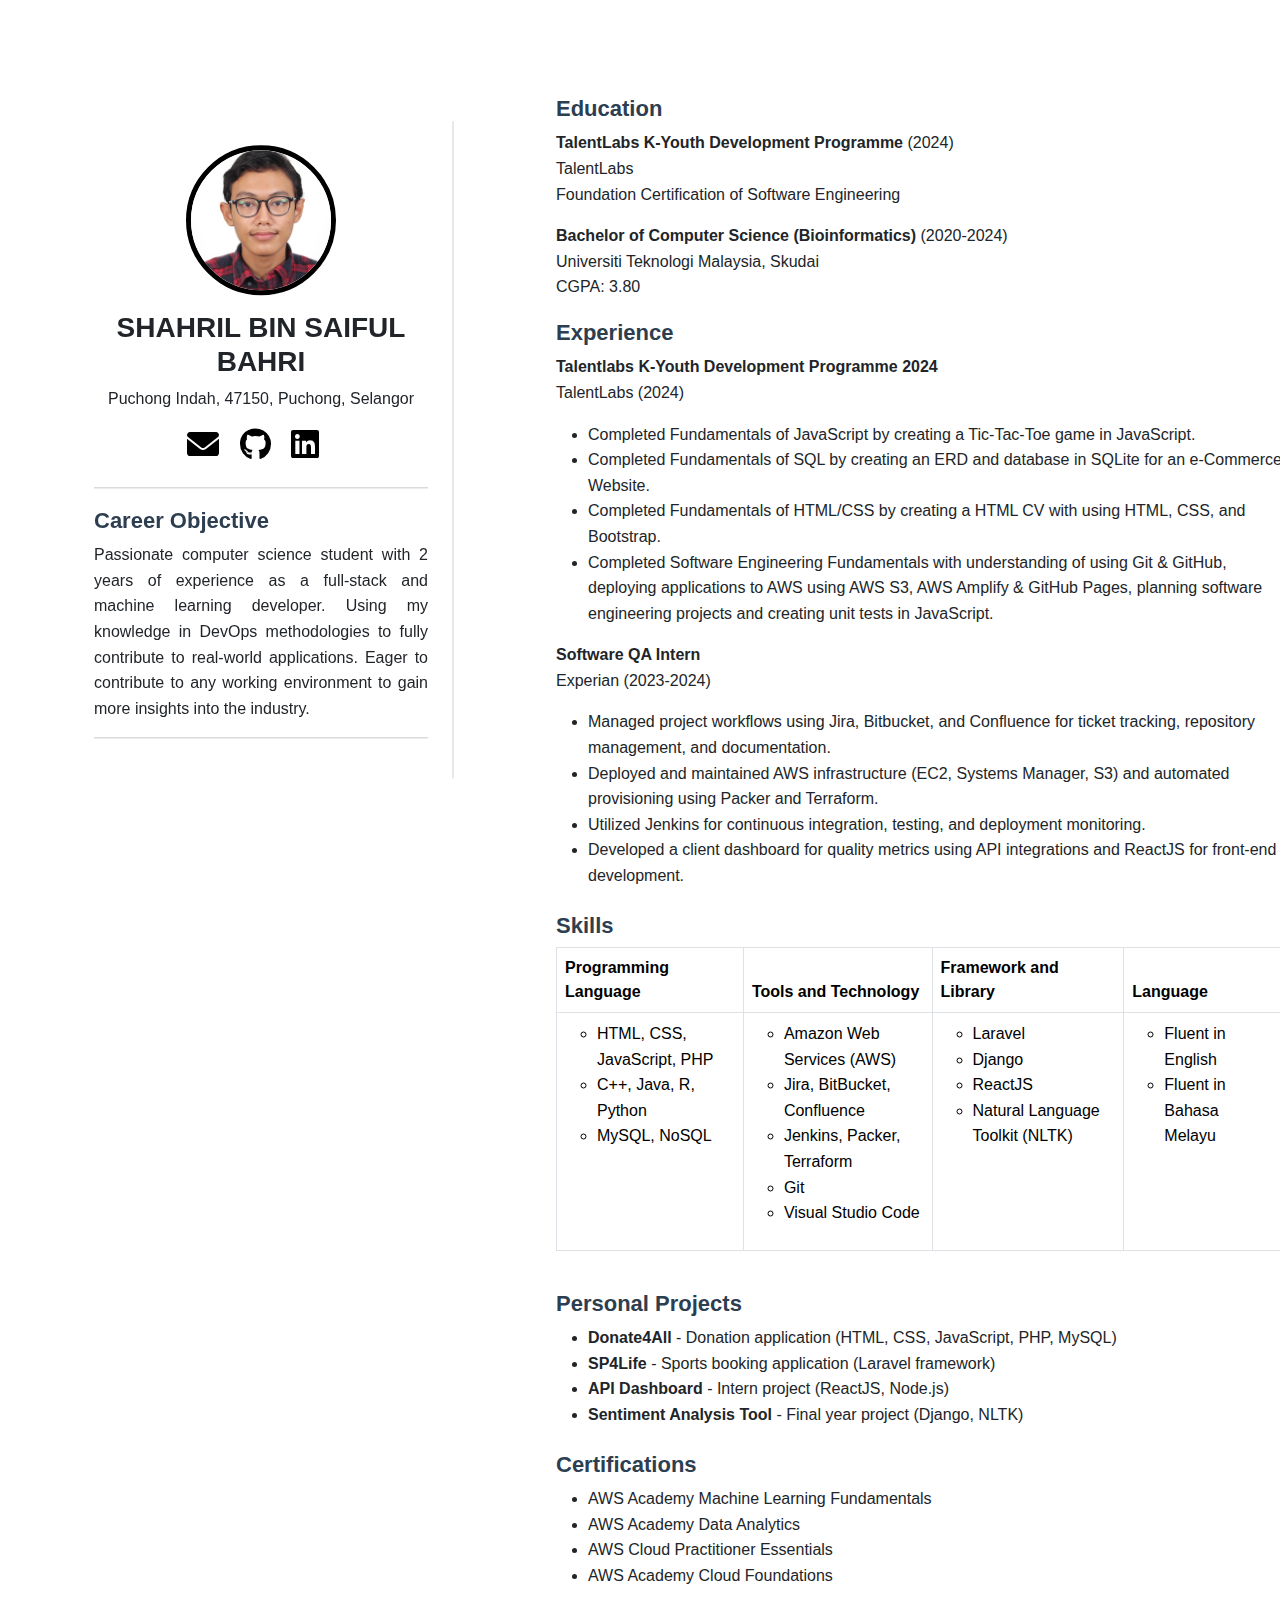
<file: index.html>
<!DOCTYPE html>
<html lang="en">
  <head>
    <meta charset="UTF-8" />
    <meta name="viewport" content="width=device-width, initial-scale=1.0" />
    <meta http-equiv="X-UA-Compatible" content="ie=edge" />
    <title>Resume - Shahril Bin Saiful Bahri</title>
    <link
      href="https://cdn.jsdelivr.net/npm/bootstrap@5.3.0-alpha1/dist/css/bootstrap.min.css"
      rel="stylesheet"
    />
    <link
      rel="stylesheet"
      href="https://cdnjs.cloudflare.com/ajax/libs/font-awesome/6.0.0-beta3/css/all.min.css"
    />
    <link rel="stylesheet" href="style.css" />
  </head>
  <body>
    <div class="container my-5">
      <div class="row">
        <!-- First column -->
        <div class="col-md-4 p-4 left-column">
          <div class="text-center mb-4">
            <img
              id="pic"
              src="img/shahril picture.jpg"
              alt="Profile Image"
              class="img-fluid rounded-circle mb-3"
              style="width: 150px; height: 150px; object-fit: cover"
            />
            <h2>SHAHRIL BIN SAIFUL BAHRI</h2>
            <p>Puchong Indah, 47150, Puchong, Selangor</p>
            <div class="contact-icons">
              <a
                href="mailto:shahril5822@gmail.com"
                target="_blank"
                class="me-3"
              >
                <i class="fas fa-envelope fa-2x"></i>
              </a>
              <a
                href="https://github.com/shahril2011"
                target="_blank"
                class="me-3"
              >
                <i class="fab fa-github fa-2x"></i>
              </a>
              <a
                href="https://www.linkedin.com/in/shahril-saiful-86774b200/"
                target="_blank"
                class="me-3"
              >
                <i class="fab fa-linkedin fa-2x"></i>
              </a>
            </div>
          </div>
          <hr />
          <div>
            <h3>Career Objective</h3>
            <p style="text-align: justify">
              Passionate computer science student with 2 years of experience as
              a full-stack and machine learning developer. Using my knowledge in
              DevOps methodologies to fully contribute to real-world
              applications. Eager to contribute to any working environment to
              gain more insights into the industry.
            </p>
          </div>
          <hr />
        </div>
        <!-- Second column -->
        <div class="col-md-8 p-4 right-column">
          <div class="container mt-4">
            <h3>Education</h3>
            <p>
              <strong>TalentLabs K-Youth Development Programme</strong
              ><span> (2024)</span><br />TalentLabs<br />
              Foundation Certification of Software Engineering
            </p>
            <p>
              <strong>Bachelor of Computer Science (Bioinformatics)</strong
              ><span> (2020-2024)</span><br />Universiti Teknologi Malaysia,
              Skudai<br />CGPA: 3.80
            </p>

            <h3>Experience</h3>
            <div>
              <p>
                <strong>Talentlabs K-Youth Development Programme 2024</strong
                ><br />TalentLabs (2024)
              </p>
              <ul>
                <li>
                  Completed Fundamentals of JavaScript by creating a Tic-Tac-Toe
                  game in JavaScript.
                </li>
                <li>
                  Completed Fundamentals of SQL by creating an ERD and database
                  in SQLite for an e-Commerce Website.
                </li>
                <li>
                  Completed Fundamentals of HTML/CSS by creating a HTML CV with
                  using HTML, CSS, and Bootstrap.
                </li>
                <li>
                  Completed Software Engineering Fundamentals with understanding
                  of using Git & GitHub, deploying applications to AWS using AWS
                  S3, AWS Amplify & GitHub Pages, planning software engineering
                  projects and creating unit tests in JavaScript.
                </li>
              </ul>
            </div>
            <div>
              <p>
                <strong>Software QA Intern</strong><br />Experian (2023-2024)
              </p>
              <ul>
                <li>
                  Managed project workflows using Jira, Bitbucket, and
                  Confluence for ticket tracking, repository management, and
                  documentation.
                </li>
                <li>
                  Deployed and maintained AWS infrastructure (EC2, Systems
                  Manager, S3) and automated provisioning using Packer and
                  Terraform.
                </li>
                <li>
                  Utilized Jenkins for continuous integration, testing, and
                  deployment monitoring.
                </li>
                <li>
                  Developed a client dashboard for quality metrics using API
                  integrations and ReactJS for front-end development.
                </li>
              </ul>
            </div>
          </div>

          <div class="container mt-4">
            <h3>Skills</h3>
            <div class="table-responsive">
              <table class="table table-bordered">
                <thead class="thead-dark">
                  <tr>
                    <th>Programming Language</th>
                    <th>Tools and Technology</th>
                    <th>Framework and Library</th>
                    <th>Language</th>
                  </tr>
                </thead>
                <tbody>
                  <tr>
                    <td>
                      <ul>
                        <li>HTML, CSS, JavaScript, PHP</li>
                        <li>C++, Java, R, Python</li>
                        <li>MySQL, NoSQL</li>
                      </ul>
                    </td>
                    <td>
                      <ul>
                        <li>Amazon Web Services (AWS)</li>
                        <li>Jira, BitBucket, Confluence</li>
                        <li>Jenkins, Packer, Terraform</li>
                        <li>Git</li>
                        <li>Visual Studio Code</li>
                      </ul>
                    </td>
                    <td>
                      <ul>
                        <li>Laravel</li>
                        <li>Django</li>
                        <li>ReactJS</li>
                        <li>Natural Language Toolkit (NLTK)</li>
                      </ul>
                    </td>
                    <td>
                      <ul>
                        <li>Fluent in English</li>
                        <li>Fluent in Bahasa Melayu</li>
                      </ul>
                    </td>
                  </tr>
                </tbody>
              </table>
            </div>
          </div>

          <div class="container mt-4">
            <h3>Personal Projects</h3>
            <ul>
              <li>
                <strong>Donate4All</strong> - Donation application (HTML, CSS,
                JavaScript, PHP, MySQL)
              </li>
              <li>
                <strong>SP4Life</strong> - Sports booking application (Laravel
                framework)
              </li>
              <li>
                <strong>API Dashboard</strong> - Intern project (ReactJS,
                Node.js)
              </li>
              <li>
                <strong>Sentiment Analysis Tool</strong> - Final year project
                (Django, NLTK)
              </li>
            </ul>
          </div>

          <div class="container mt-4">
            <h3>Certifications</h3>
            <ul>
              <li>AWS Academy Machine Learning Fundamentals</li>
              <li>AWS Academy Data Analytics</li>
              <li>AWS Cloud Practitioner Essentials</li>
              <li>AWS Academy Cloud Foundations</li>
            </ul>
          </div>
        </div>
      </div>
    </div>
  </body>
</html>
</file>
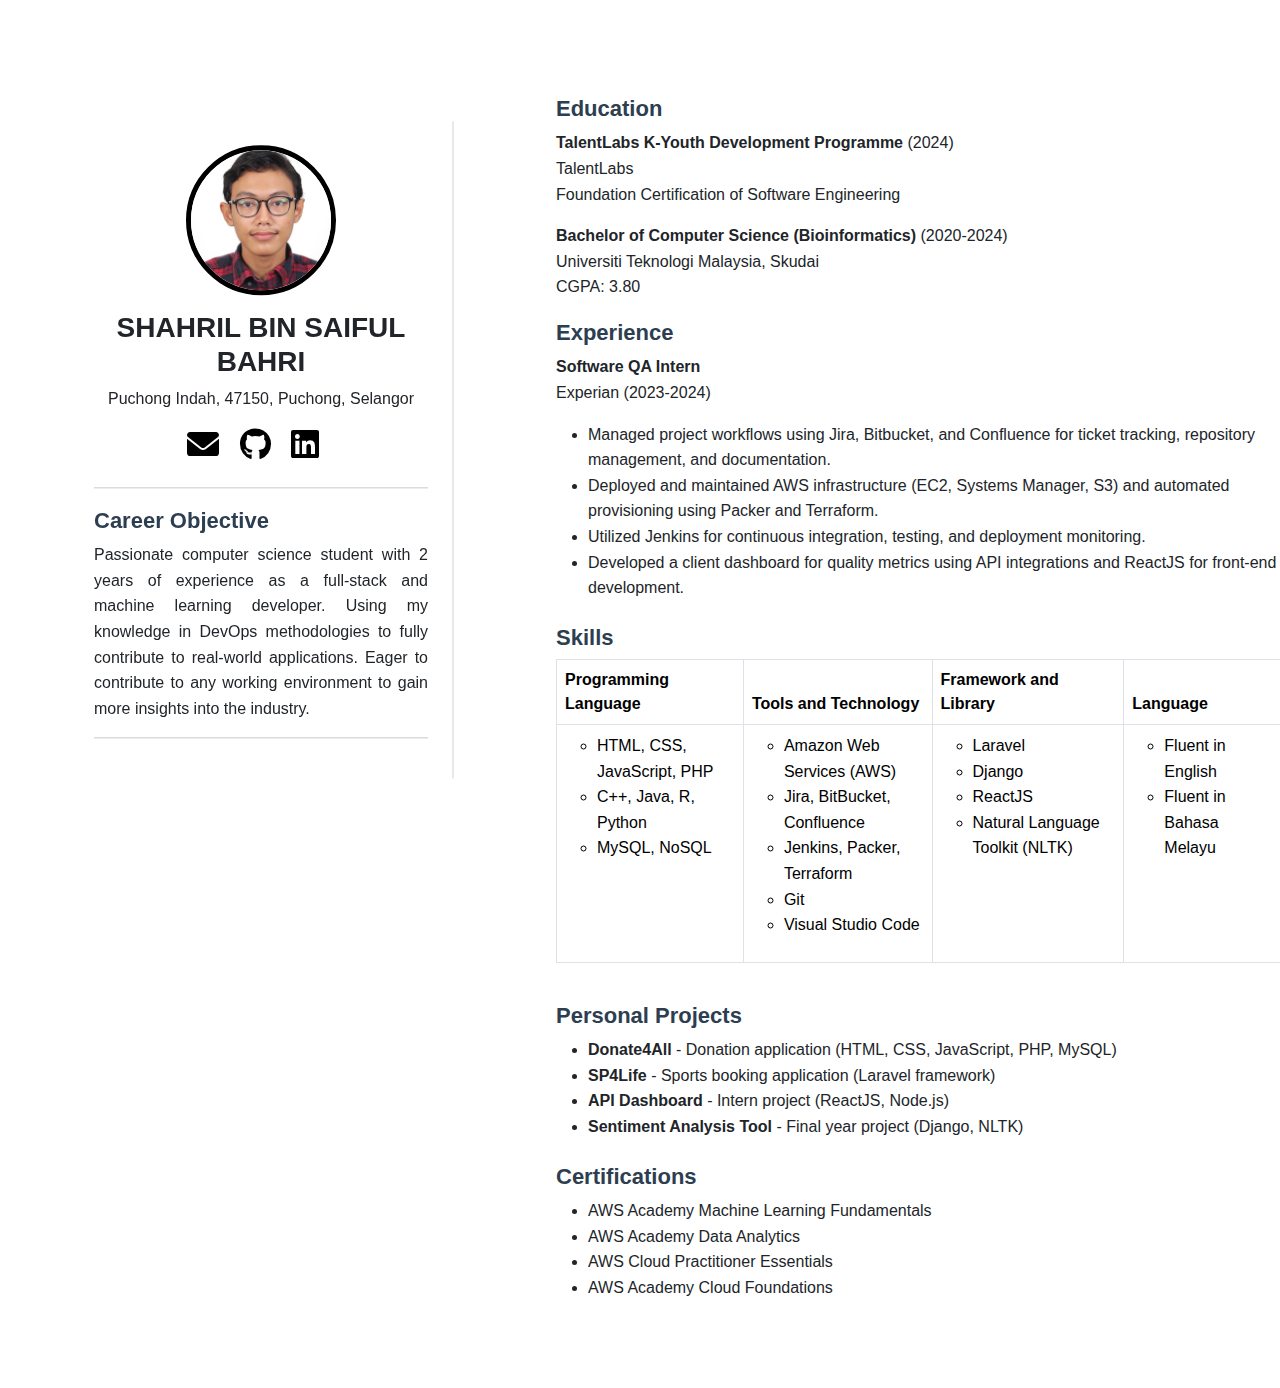
<file: resume.html>
<!DOCTYPE html>
<html lang="en">
  <head>
    <meta charset="UTF-8" />
    <meta name="viewport" content="width=device-width, initial-scale=1.0" />
    <meta http-equiv="X-UA-Compatible" content="ie=edge" />
    <title>Resume - Shahril Bin Saiful Bahri</title>
    <link
      href="https://cdn.jsdelivr.net/npm/bootstrap@5.3.0-alpha1/dist/css/bootstrap.min.css"
      rel="stylesheet"
    />
    <link
      rel="stylesheet"
      href="https://cdnjs.cloudflare.com/ajax/libs/font-awesome/6.0.0-beta3/css/all.min.css"
    />
    <link rel="stylesheet" href="style.css" />
  </head>
  <body>
    <div class="container my-5">
      <div class="row">
        <!-- First column -->
        <div class="col-md-4 p-4 left-column">
          <div class="text-center mb-4">
            <img
              id="pic"
              src="img/shahril picture.jpg"
              alt="Profile Image"
              class="img-fluid rounded-circle mb-3"
              style="width: 150px; height: 150px; object-fit: cover"
            />
            <h2>SHAHRIL BIN SAIFUL BAHRI</h2>
            <p>Puchong Indah, 47150, Puchong, Selangor</p>
            <div class="contact-icons">
              <a
                href="mailto:shahril5822@gmail.com"
                target="_blank"
                class="me-3"
              >
                <i class="fas fa-envelope fa-2x"></i>
              </a>
              <a
                href="https://github.com/shahril2011"
                target="_blank"
                class="me-3"
              >
                <i class="fab fa-github fa-2x"></i>
              </a>
              <a
                href="https://www.linkedin.com/in/shahril-saiful-86774b200/"
                target="_blank"
                class="me-3"
              >
                <i class="fab fa-linkedin fa-2x"></i>
              </a>
            </div>
          </div>
          <hr />
          <div>
            <h3>Career Objective</h3>
            <p style="text-align: justify">
              Passionate computer science student with 2 years of experience as
              a full-stack and machine learning developer. Using my knowledge in
              DevOps methodologies to fully contribute to real-world
              applications. Eager to contribute to any working environment to
              gain more insights into the industry.
            </p>
          </div>
          <hr />
        </div>
        <!-- Second column -->
        <div class="col-md-8 p-4 right-column">
          <div class="container mt-4">
            <h3>Education</h3>
            <p>
              <strong>TalentLabs K-Youth Development Programme</strong
              ><span> (2024)</span><br />TalentLabs<br />
              Foundation Certification of Software Engineering
            </p>
            <p>
              <strong>Bachelor of Computer Science (Bioinformatics)</strong
              ><span> (2020-2024)</span><br />Universiti Teknologi Malaysia,
              Skudai<br />CGPA: 3.80
            </p>

            <h3>Experience</h3>
            <p><strong>Software QA Intern</strong><br />Experian (2023-2024)</p>
            <ul>
              <li>
                Managed project workflows using Jira, Bitbucket, and Confluence
                for ticket tracking, repository management, and documentation.
              </li>
              <li>
                Deployed and maintained AWS infrastructure (EC2, Systems
                Manager, S3) and automated provisioning using Packer and
                Terraform.
              </li>
              <li>
                Utilized Jenkins for continuous integration, testing, and
                deployment monitoring.
              </li>
              <li>
                Developed a client dashboard for quality metrics using API
                integrations and ReactJS for front-end development.
              </li>
            </ul>
          </div>

          <div class="container mt-4">
            <h3>Skills</h3>
            <div class="table-responsive">
              <table class="table table-bordered">
                <thead class="thead-dark">
                  <tr>
                    <th>Programming Language</th>
                    <th>Tools and Technology</th>
                    <th>Framework and Library</th>
                    <th>Language</th>
                  </tr>
                </thead>
                <tbody>
                  <tr>
                    <td>
                      <ul>
                        <li>HTML, CSS, JavaScript, PHP</li>
                        <li>C++, Java, R, Python</li>
                        <li>MySQL, NoSQL</li>
                      </ul>
                    </td>
                    <td>
                      <ul>
                        <li>Amazon Web Services (AWS)</li>
                        <li>Jira, BitBucket, Confluence</li>
                        <li>Jenkins, Packer, Terraform</li>
                        <li>Git</li>
                        <li>Visual Studio Code</li>
                      </ul>
                    </td>
                    <td>
                      <ul>
                        <li>Laravel</li>
                        <li>Django</li>
                        <li>ReactJS</li>
                        <li>Natural Language Toolkit (NLTK)</li>
                      </ul>
                    </td>
                    <td>
                      <ul>
                        <li>Fluent in English</li>
                        <li>Fluent in Bahasa Melayu</li>
                      </ul>
                    </td>
                  </tr>
                </tbody>
              </table>
            </div>
          </div>

          <div class="container mt-4">
            <h3>Personal Projects</h3>
            <ul>
                <li><strong>Donate4All</strong> - Donation application (HTML, CSS, JavaScript, PHP, MySQL)</li>
                <li><strong>SP4Life</strong> - Sports booking application (Laravel framework)</li>
                <li><strong>API Dashboard</strong> - Intern project (ReactJS, Node.js)</li>
                <li><strong>Sentiment Analysis Tool</strong> - Final year project (Django, NLTK)</li>
            </ul>
          </div>

          <div class="container mt-4">
            <h3>Certifications</h3>
            <ul>
              <li>AWS Academy Machine Learning Fundamentals</li>
              <li>AWS Academy Data Analytics</li>
              <li>AWS Cloud Practitioner Essentials</li>
              <li>AWS Academy Cloud Foundations</li>
            </ul>
          </div>
        </div>
      </div>
    </div>
  </body>
</html>
</file>
<file: style.css>
body {
    font-family: Arial, sans-serif;
}

h2 {
    font-size: 28px;
    font-weight: bold;
}

h3 {
    font-size: 22px;
    color: #2c3e50;
    margin-top: 20px;
    font-weight: bold;
}

p, ul {
    font-size: 16px;
    line-height: 1.6;
}

a {
    color: #3498db;
    text-decoration: none;
}

a:hover {
    text-decoration: underline;
}

#pic{
    border: 5px solid black;
}

.contact-icons a {
    color: #000;
    text-decoration: none;
}

.contact-icons a:hover {
    color: #3498db;
}

.me-3 {
    margin-right: 1rem;
}

.left-column{
    position: fixed;
    top: 50%;
    transform: translateY(-50%);
    width: 30%;
    border-right: 2px solid #eae7e7;
}

.right-column{
    margin-left: 450px;
    padding-left: 200px;
    width: 70%;
}

/* Media query for smaller devices */
@media (max-width: 768px) {
    .left-column {
        position: static;
        transform: none;
        width: 100%;
        border-right: none;
    }

    .right-column {
        margin-left: 0;
        padding-left: 0;
        width: 100%;
    }
}

td ul li{
    list-style: circle;
}
</file>
